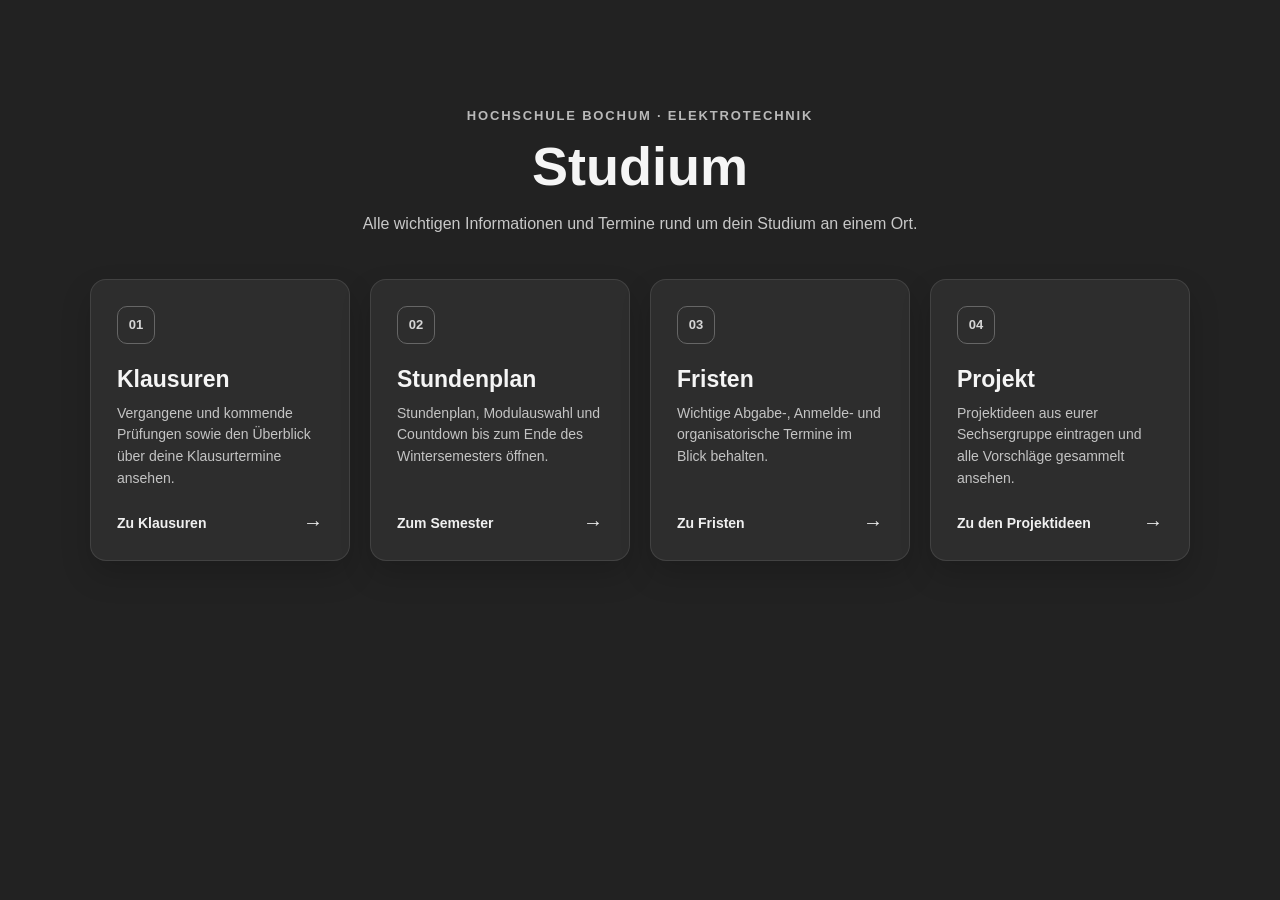
<file: index.html>
<!DOCTYPE html>
<html lang="de">
<head>
    <meta charset="UTF-8">
    <meta name="viewport" content="width=device-width, initial-scale=1.0">
    <meta name="theme-color" content="#222222">
    <title>Studium</title>
    <link rel="stylesheet" href="style.css?v=20261015-projekt">
    <link rel="stylesheet" href="studium.css?v=20261015-projekt">
</head>
<body class="studium-page">
    <main class="studium-main">
        <header class="studium-header">
            <p class="studium-kicker">HOCHSCHULE BOCHUM · ELEKTROTECHNIK</p>
            <h1>Studium</h1>
            <p class="studium-einleitung">Alle wichtigen Informationen und Termine rund um dein Studium an einem Ort.</p>
        </header>

        <nav class="studium-kacheln" aria-label="Studienbereiche">
            <a class="studium-karte" href="klausuren.html">
                <span class="studium-nummer">01</span>
                <span class="studium-karten-titel">Klausuren</span>
                <span class="studium-karten-text">Vergangene und kommende Prüfungen sowie den Überblick über deine Klausurtermine ansehen.</span>
                <span class="studium-linktext">Zu Klausuren <span aria-hidden="true">→</span></span>
            </a>

            <a class="studium-karte" href="neues-semester.html">
                <span class="studium-nummer">02</span>
                <span class="studium-karten-titel">Stundenplan</span>
                <span class="studium-karten-text">Stundenplan, Modulauswahl und Countdown bis zum Ende des Wintersemesters öffnen.</span>
                <span class="studium-linktext">Zum Semester <span aria-hidden="true">→</span></span>
            </a>

            <a class="studium-karte" href="fristen.html">
                <span class="studium-nummer">03</span>
                <span class="studium-karten-titel">Fristen</span>
                <span class="studium-karten-text">Wichtige Abgabe-, Anmelde- und organisatorische Termine im Blick behalten.</span>
                <span class="studium-linktext">Zu Fristen <span aria-hidden="true">→</span></span>
            </a>

            <a class="studium-karte" href="projekt.html">
                <span class="studium-nummer">04</span>
                <span class="studium-karten-titel">Projekt</span>
                <span class="studium-karten-text">Projektideen aus eurer Sechsergruppe eintragen und alle Vorschläge gesammelt ansehen.</span>
                <span class="studium-linktext">Zu den Projektideen <span aria-hidden="true">→</span></span>
            </a>
        </nav>
    </main>
</body>
</html>
</file>
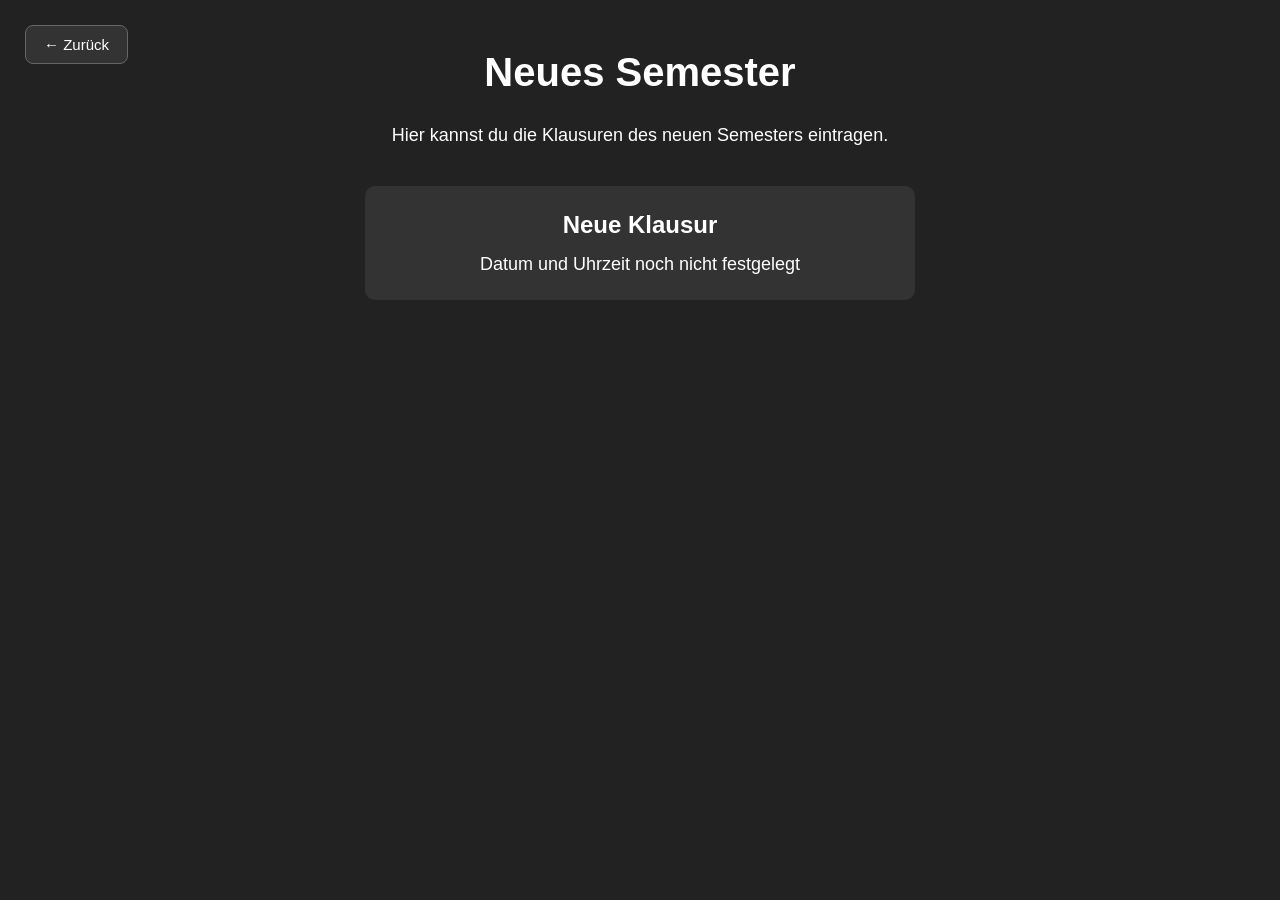
<file: neues-semster.html>
<!DOCTYPE html>
<html lang="de">

<head>
    <meta charset="UTF-8">
    <title>Neues Semester</title>

    <link rel="stylesheet" href="style.css">
</head>

<body>

    <!-- ==============================
         ZURÜCK BUTTON
         ============================== -->

    <a href="/" class="zurueck-button">
        ← Zurück
    </a>


    <h1>Neues Semester</h1>


    <p class="semester-info">
        Hier kannst du die Klausuren des neuen Semesters eintragen.
    </p>


    <div class="neues-semester-bereich">

        <div class="klausur">

            <h2>Neue Klausur</h2>

            <p>
                Datum und Uhrzeit noch nicht festgelegt
            </p>

        </div>

    </div>

</body>

</html>
</file>
<file: style.css>
/* ==========================================
   GRUNDLAYOUT
   ========================================== */

* {
    box-sizing: border-box;
}

html,
body {
    margin: 0;
    padding: 0;
    width: 100%;
    overflow-x: hidden;
}

body {
    background-color: #222;
    color: white;
    font-family: Arial, sans-serif;
    text-align: center;
    padding-top: 50px;
}


/* Alte Navigationsbuttons (semester-button) sind deaktiviert.
   Unterseiten verwenden ausschließlich den Zurück-Button. */
.semester-button {
    display: none !important;
}


/* ==========================================
   ZURÜCK BUTTON
   ========================================== */

.zurueck-button {
    position: absolute;

    top: 25px;
    left: 25px;

    background-color: #333;

    color: white;

    text-decoration: none;

    border: 1px solid #666;

    padding: 10px 18px;

    border-radius: 8px;

    font-size: 15px;

    transition: 0.2s;
}

.zurueck-button:hover {
    background-color: #444;
}


/* ==========================================
   HAUPTÜBERSCHRIFT
   ========================================== */

h1 {
    font-size: 40px;

    margin: 0 0 30px 0;
}


/* ==========================================
   TAGE / WOCHEN SCHALTER
   ========================================== */

.umschalter {
    display: flex;

    justify-content: center;

    margin-bottom: 50px;
}

.umschalter button {
    background-color: #333;

    color: white;

    border: 1px solid #666;

    padding: 10px 25px;

    font-size: 16px;

    cursor: pointer;

    transition: 0.2s;
}

.umschalter button:first-child {
    border-radius: 8px 0 0 8px;
}

.umschalter button:last-child {
    border-radius: 0 8px 8px 0;
}

.umschalter button:hover {
    background-color: #444;
}

.umschalter button.aktiv {
    background-color: #666;

    font-weight: bold;
}


/* ==========================================
   KLAUSUREN DESKTOP
   ========================================== */

.klausuren-container {
    display: flex;

    flex-direction: row;

    justify-content: center;

    align-items: flex-start;

    gap: 40px;

    width: 100%;

    max-width: 1140px;

    margin: 0 auto;
}


/* ==========================================
   BEREICHE
   ========================================== */

.bereich {
    width: 550px;

    max-width: 550px;

    flex: 0 1 550px;

    min-width: 0;
}


/* ==========================================
   ÜBERSCHRIFTEN
   ========================================== */

.bereich-titel {
    font-size: 24px;

    letter-spacing: 2px;

    margin: 0 0 25px 0;
}


/* ==========================================
   KEINE KLAUSUREN
   ========================================== */

.keine-klausuren {
    font-size: 18px;

    color: #bbb;

    margin: 0;

    padding: 25px;
}


/* ==========================================
   KLAUSUR-KARTEN
   ========================================== */

.klausur {
    background-color: #333;

    width: 100%;

    margin: 20px 0;

    padding: 25px;

    border-radius: 10px;

    box-sizing: border-box;
}

.klausur h2 {
    margin: 0 0 15px 0;
}

.klausur p {
    font-size: 18px;

    margin: 0;
}


/* ==========================================
   NEUES SEMESTER
   ========================================== */

.semester-info {
    font-size: 18px;

    margin-bottom: 40px;
}

.neues-semester-bereich {
    width: 550px;

    max-width: 90%;

    margin: 0 auto;
}


/* ==========================================
   TABLET
   ========================================== */

@media (max-width: 1150px) {

    .klausuren-container {
        flex-direction: column;

        align-items: center;

        gap: 30px;

        width: 100%;
    }

    .bereich {
        width: 90%;

        max-width: 550px;

        flex: none;
    }
}


/* ==========================================
   HANDY
   ========================================== */

@media (max-width: 600px) {

    body {
        padding-top: 75px;
    }


    .zurueck-button {

        top: 20px;

        left: 15px;

        padding: 8px 14px;

        font-size: 14px;
    }


    h1 {

        font-size: 32px;

        margin-bottom: 25px;
    }


    .umschalter {

        margin-bottom: 30px;
    }


    .umschalter button {

        padding: 9px 20px;

        font-size: 15px;
    }


    .klausuren-container {

        width: 100%;

        padding: 0 12px;

        gap: 25px;
    }


    .bereich {

        width: 100%;

        max-width: 100%;

        min-width: 0;
    }


    .bereich-titel {

        font-size: 20px;

        letter-spacing: 1px;

        margin-bottom: 15px;
    }


    .keine-klausuren {
        font-size: 16px;

        padding: 20px 10px;
    }


    .klausur {

        width: 100%;

        margin: 15px 0;

        padding: 20px 12px;
    }


    .klausur h2 {

        font-size: 20px;

        overflow-wrap: anywhere;
    }


    .klausur p {

        font-size: 15px;
    }


    .neues-semester-bereich {

        width: 94%;

        max-width: none;
    }
}


/* ==========================================
   SEHR KLEINES HANDY
   ========================================== */

@media (max-width: 400px) {

    body {
        padding-top: 70px;
    }


    h1 {
        font-size: 28px;
    }


    .klausuren-container {
        padding: 0 8px;
    }


    .bereich-titel {
        font-size: 18px;
    }


    .keine-klausuren {
        font-size: 15px;

        padding: 18px 8px;
    }


    .klausur {
        padding: 18px 10px;
    }


    .klausur h2 {
        font-size: 18px;
    }


    .klausur p {
        font-size: 14px;
    }
}


/* ==========================================
   SEMESTER TIMER
   ========================================== */

.semester-timer {
    width: 550px;

    max-width: 90%;

    margin: 80px auto 0 auto;

    background-color: #333;

    padding: 35px 20px;

    border-radius: 10px;
}

.semester-timer h2 {
    margin: 0 0 25px 0;

    font-size: 24px;
}

#semester-countdown {
    font-size: 32px;

    font-weight: bold;

    margin-bottom: 20px;
}

.semester-timer p {
    font-size: 18px;

    margin: 0;
}


/* ==========================================
   SEMESTER TIMER HANDY
   ========================================== */

@media (max-width: 600px) {

    .semester-timer {

        width: 94%;

        padding: 25px 12px;

        margin-top: 60px;
    }

    .semester-timer h2 {

        font-size: 20px;
    }

    #semester-countdown {

        font-size: 21px;

        line-height: 1.5;
    }
}


/* ==========================================
   STUNDENPLAN WS 2026/27
   ========================================== */

.stundenplan-bereich {

    display: block;

    width: 96%;

    max-width: 1500px;

    margin: 60px auto 60px auto;

    text-align: center;
}

.stundenplan-bereich > h2 {

    font-size: 28px;

    margin: 0 0 25px 0;
}


/* ==========================================
   TABELLENRAHMEN
   ========================================== */

.tabelle-container {

    display: block;

    width: 100%;

    overflow-x: auto;

    overflow-y: visible;

    border: 2px solid #777;

    border-radius: 10px;

    background-color: #222;

    -webkit-overflow-scrolling: touch;
}


/* ==========================================
   TABELLE
   ========================================== */

.stundenplan {

    display: table;

    width: 100%;

    min-width: 1150px;

    border-collapse: collapse;

    table-layout: fixed;

    margin: 0;
}


/* ==========================================
   ALLE LINIEN
   ========================================== */

.stundenplan th,
.stundenplan td {

    border: 1px solid #777;
}


/* ==========================================
   KOPFZEILE
   ========================================== */

.stundenplan thead th {

    background-color: #444;

    color: white;

    font-size: 17px;

    font-weight: bold;

    text-align: center;

    padding: 15px 10px;

    height: 55px;

    vertical-align: middle;

    border: 1px solid #888;
}


/* ==========================================
   BREITE UHRZEIT-SPALTE
   ========================================== */

.stundenplan thead th:first-child,
.stundenplan .uhrzeit {

    width: 90px;
}


/* ==========================================
   UHRZEIT
   ========================================== */

.stundenplan .uhrzeit {

    background-color: #292929;

    color: white;

    text-align: center;

    font-weight: bold;

    font-size: 15px;

    white-space: nowrap;

    vertical-align: middle;

    padding: 10px 5px;
}


/* ==========================================
   KURSZELLEN
   ========================================== */

.stundenplan tbody td {

    background-color: #333;

    color: white;

    font-size: 13px;

    line-height: 1.45;

    text-align: left;

    vertical-align: top;

    padding: 12px 10px;

    min-height: 70px;
}


/* ==========================================
   LEERE FELDER
   ========================================== */

.stundenplan tbody td:empty {

    background-color: #282828;
}


/* ==========================================
   TRENNLINIEN
   ========================================== */

.stundenplan tbody tr {

    border-top: 2px solid #666;
}

.stundenplan tbody tr:first-child {

    border-top: 1px solid #777;
}


/* ==========================================
   HOVER
   ========================================== */

.stundenplan tbody tr:hover td {

    background-color: #3b3b3b;
}

.stundenplan tbody tr:hover .uhrzeit {

    background-color: #353535;
}


/* ==========================================
   STUNDENPLAN HANDY
   ========================================== */

@media (max-width: 600px) {

    .stundenplan-bereich {

        width: 96%;

        margin-top: 45px;
    }

    .stundenplan-bereich > h2 {

        font-size: 22px;
    }

    .tabelle-container {

        border-width: 2px;

        border-radius: 8px;
    }

    .stundenplan {

        min-width: 1150px;
    }

    .stundenplan thead th {

        font-size: 14px;

        padding: 12px 8px;

        height: 50px;
    }

    .stundenplan tbody td {

        font-size: 12px;

        padding: 10px 8px;
    }

    .stundenplan .uhrzeit {

        font-size: 13px;
    }
}
</file>
<file: studium.css>
/* ==========================================
   STUDIUM – STARTSEITE
   ========================================== */

.studium-page {
    min-height: 100vh;
    padding: 0 20px 60px;
    background: #222;
    color: #f5f5f5;
    text-align: center;
}

.studium-main {
    width: min(1100px, 100%);
    margin: 0 auto;
    padding-top: clamp(70px, 12vh, 125px);
}

.studium-header {
    margin: 0 auto 42px;
}

.studium-kicker {
    margin: 0 0 12px;
    color: #b9b9b9;
    font-size: 13px;
    font-weight: 700;
    letter-spacing: 0.14em;
}

.studium-header h1 {
    margin: 0 0 14px;
    font-size: clamp(38px, 5vw, 54px);
}

.studium-einleitung {
    max-width: 620px;
    margin: 0 auto;
    color: #c8c8c8;
    font-size: 16px;
    line-height: 1.6;
}

.studium-kacheln {
    display: grid;
    grid-template-columns: repeat(auto-fit, minmax(230px, 1fr));
    gap: 20px;
    text-align: left;
}

.studium-karte {
    display: flex;
    min-height: 255px;
    flex-direction: column;
    align-items: flex-start;
    padding: 26px;
    border: 1px solid rgba(255, 255, 255, 0.1);
    border-radius: 16px;
    background: #2d2d2d;
    color: #f5f5f5;
    text-decoration: none;
    box-shadow: 0 14px 30px rgba(0, 0, 0, 0.17);
    transition: transform 0.18s ease, background 0.18s ease, border-color 0.18s ease;
}

.studium-karte:hover {
    transform: translateY(-4px);
    background: #333;
    border-color: rgba(255, 255, 255, 0.24);
}

.studium-karte:focus-visible {
    outline: 2px solid #cfcfcf;
    outline-offset: 4px;
}

.studium-nummer {
    display: inline-flex;
    align-items: center;
    justify-content: center;
    width: 38px;
    height: 38px;
    margin-bottom: 22px;
    border: 1px solid #666;
    border-radius: 10px;
    color: #d6d6d6;
    font-size: 13px;
    font-weight: 700;
}

.studium-karten-titel {
    margin-bottom: 10px;
    font-size: 23px;
    font-weight: 800;
}

.studium-karten-text {
    color: #c4c4c4;
    font-size: 14px;
    line-height: 1.55;
}

.studium-linktext {
    display: flex;
    justify-content: space-between;
    align-items: center;
    width: 100%;
    margin-top: auto;
    padding-top: 22px;
    color: #f0f0f0;
    font-size: 14px;
    font-weight: 700;
}

.studium-linktext span {
    font-size: 20px;
    transition: transform 0.18s ease;
}

.studium-karte:hover .studium-linktext span {
    transform: translateX(4px);
}

@media (max-width: 850px) {
    .studium-main {
        padding-top: 75px;
    }

    .studium-kacheln {
        grid-template-columns: 1fr;
        max-width: 560px;
        margin: 0 auto;
    }

    .studium-karte {
        min-height: 220px;
    }
}

@media (max-width: 480px) {
    .studium-page {
        padding-right: 14px;
        padding-left: 14px;
    }

    .studium-header {
        margin-bottom: 28px;
    }

    .studium-kicker {
        font-size: 11px;
        letter-spacing: 0.1em;
    }

    .studium-einleitung {
        font-size: 14px;
    }

    .studium-karte {
        padding: 21px;
    }
}
</file>
